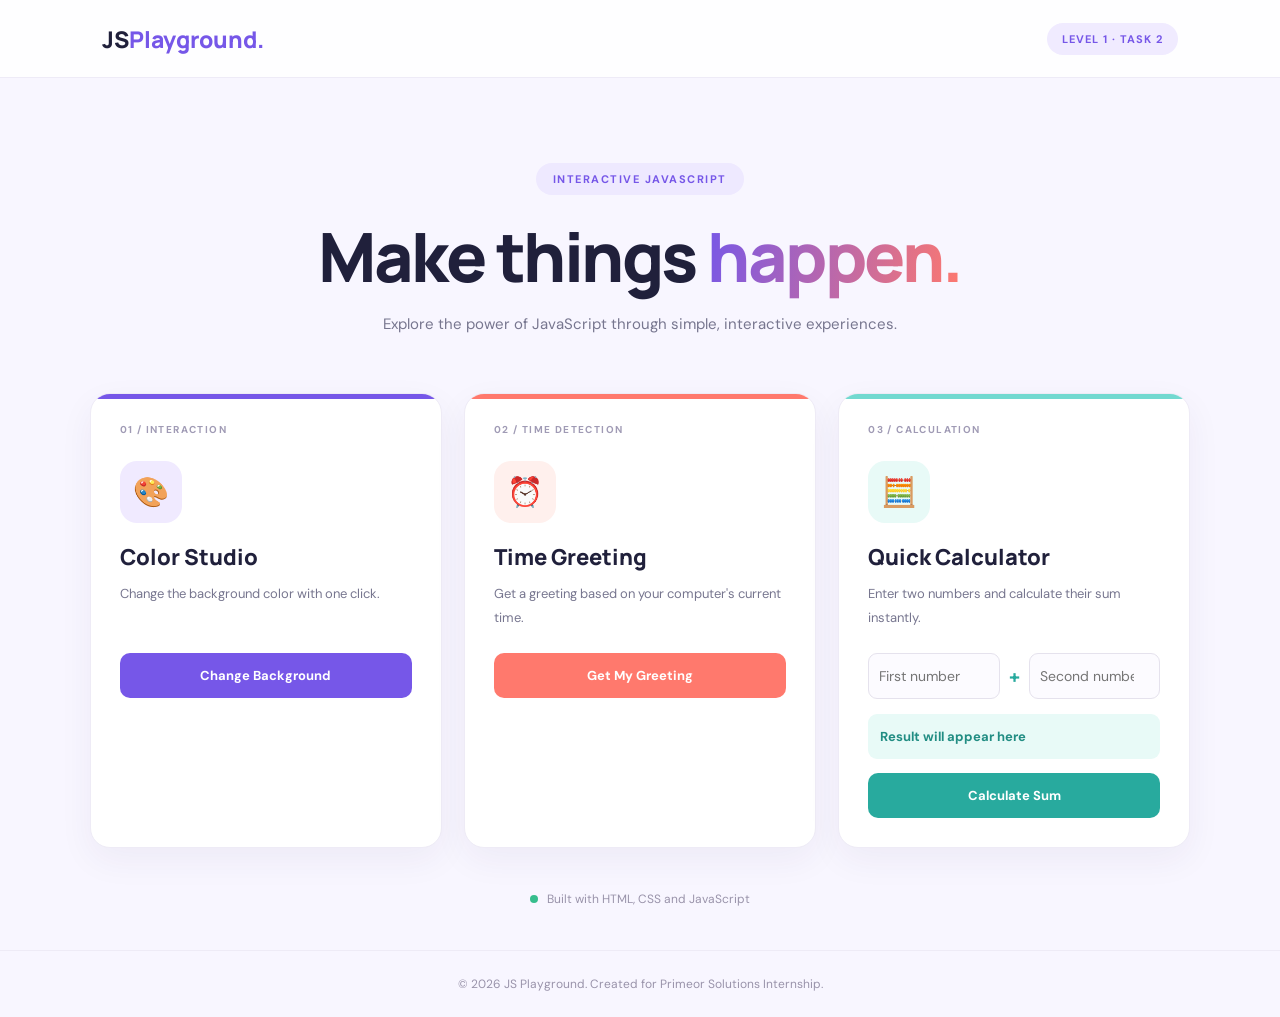
<file: Level-1/Task-2-JavaScript/index.html>
<!DOCTYPE html>
<html lang="en">
<head>
    <meta charset="UTF-8">
    <meta name="viewport" content="width=device-width, initial-scale=1.0">
    <title>JS Playground | Interactive JavaScript</title>
    <link rel="stylesheet" href="style.css">
    <link rel="preconnect" href="https://fonts.googleapis.com">
    <link rel="preconnect" href="https://fonts.gstatic.com" crossorigin>
    <link href="https://fonts.googleapis.com/css2?family=DM+Sans:wght@400;500;600;700&family=Manrope:wght@400;500;600;700;800&display=swap" rel="stylesheet">
</head>
<body>

    <header class="navbar">
        <a href="#" class="logo">JS<span>Playground.</span></a>
        <span class="nav-label">LEVEL 1 · TASK 2</span>
    </header>

    <main class="container">

        <section class="hero">
            <span class="eyebrow">INTERACTIVE JAVASCRIPT</span>
            <h1>Make things <span>happen.</span></h1>
            <p>Explore the power of JavaScript through simple, interactive experiences.</p>
        </section>

        <section class="features">

            <!-- Background Color Changer -->
            <article class="card color-card">
                <div class="card-number">01 / INTERACTION</div>
                <div class="icon">🎨</div>
                <h2>Color Studio</h2>
                <p>Change the background color with one click.</p>
                <button id="colorButton" class="primary-button">
                    Change Background
                </button>
            </article>

            <!-- Time-Based Greeting -->
            <article class="card greeting-card">
                <div class="card-number">02 / TIME DETECTION</div>
                <div class="icon">⏰</div>
                <h2>Time Greeting</h2>
                <p>Get a greeting based on your computer's current time.</p>
                <button id="greetingButton" class="primary-button">
                    Get My Greeting
                </button>
            </article>

            <!-- Addition Calculator -->
            <article class="card calculator-card">
                <div class="card-number">03 / CALCULATION</div>
                <div class="icon">🧮</div>
                <h2>Quick Calculator</h2>
                <p>Enter two numbers and calculate their sum instantly.</p>

                <div class="calculator-inputs">
                    <input type="number" id="numberOne" placeholder="First number">
                    <span class="operator">+</span>
                    <input type="number" id="numberTwo" placeholder="Second number">
                </div>

                <div class="result" id="result" aria-live="polite">
                    Result will appear here
                </div>

                <button id="calculateButton" class="primary-button">
                    Calculate Sum
                </button>
            </article>

        </section>

        <section class="bottom-note">
            <span class="status-dot"></span>
            Built with HTML, CSS and JavaScript
        </section>

    </main>

    <footer>
        <p>© 2026 JS Playground. Created for Primeor Solutions Internship.</p>
    </footer>

    <script src="script.js"></script>
</body>
</html>
</file>
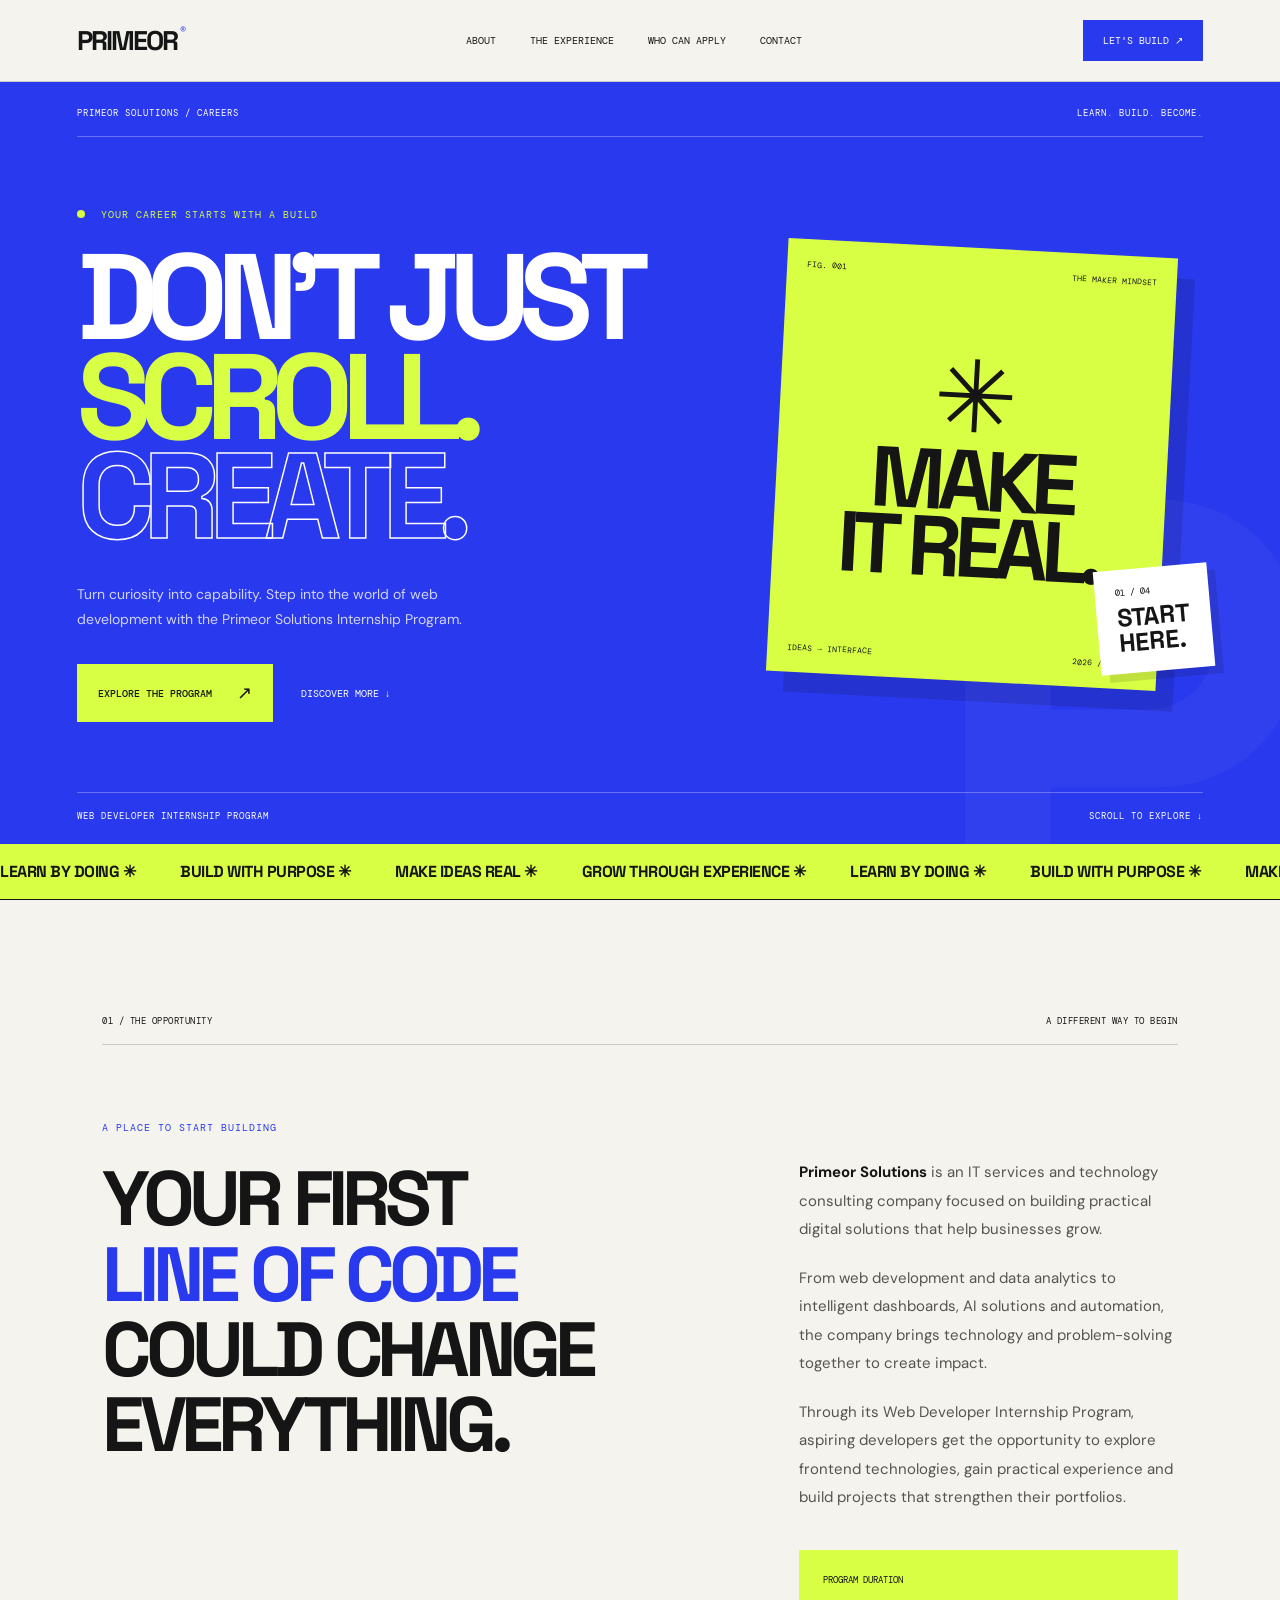
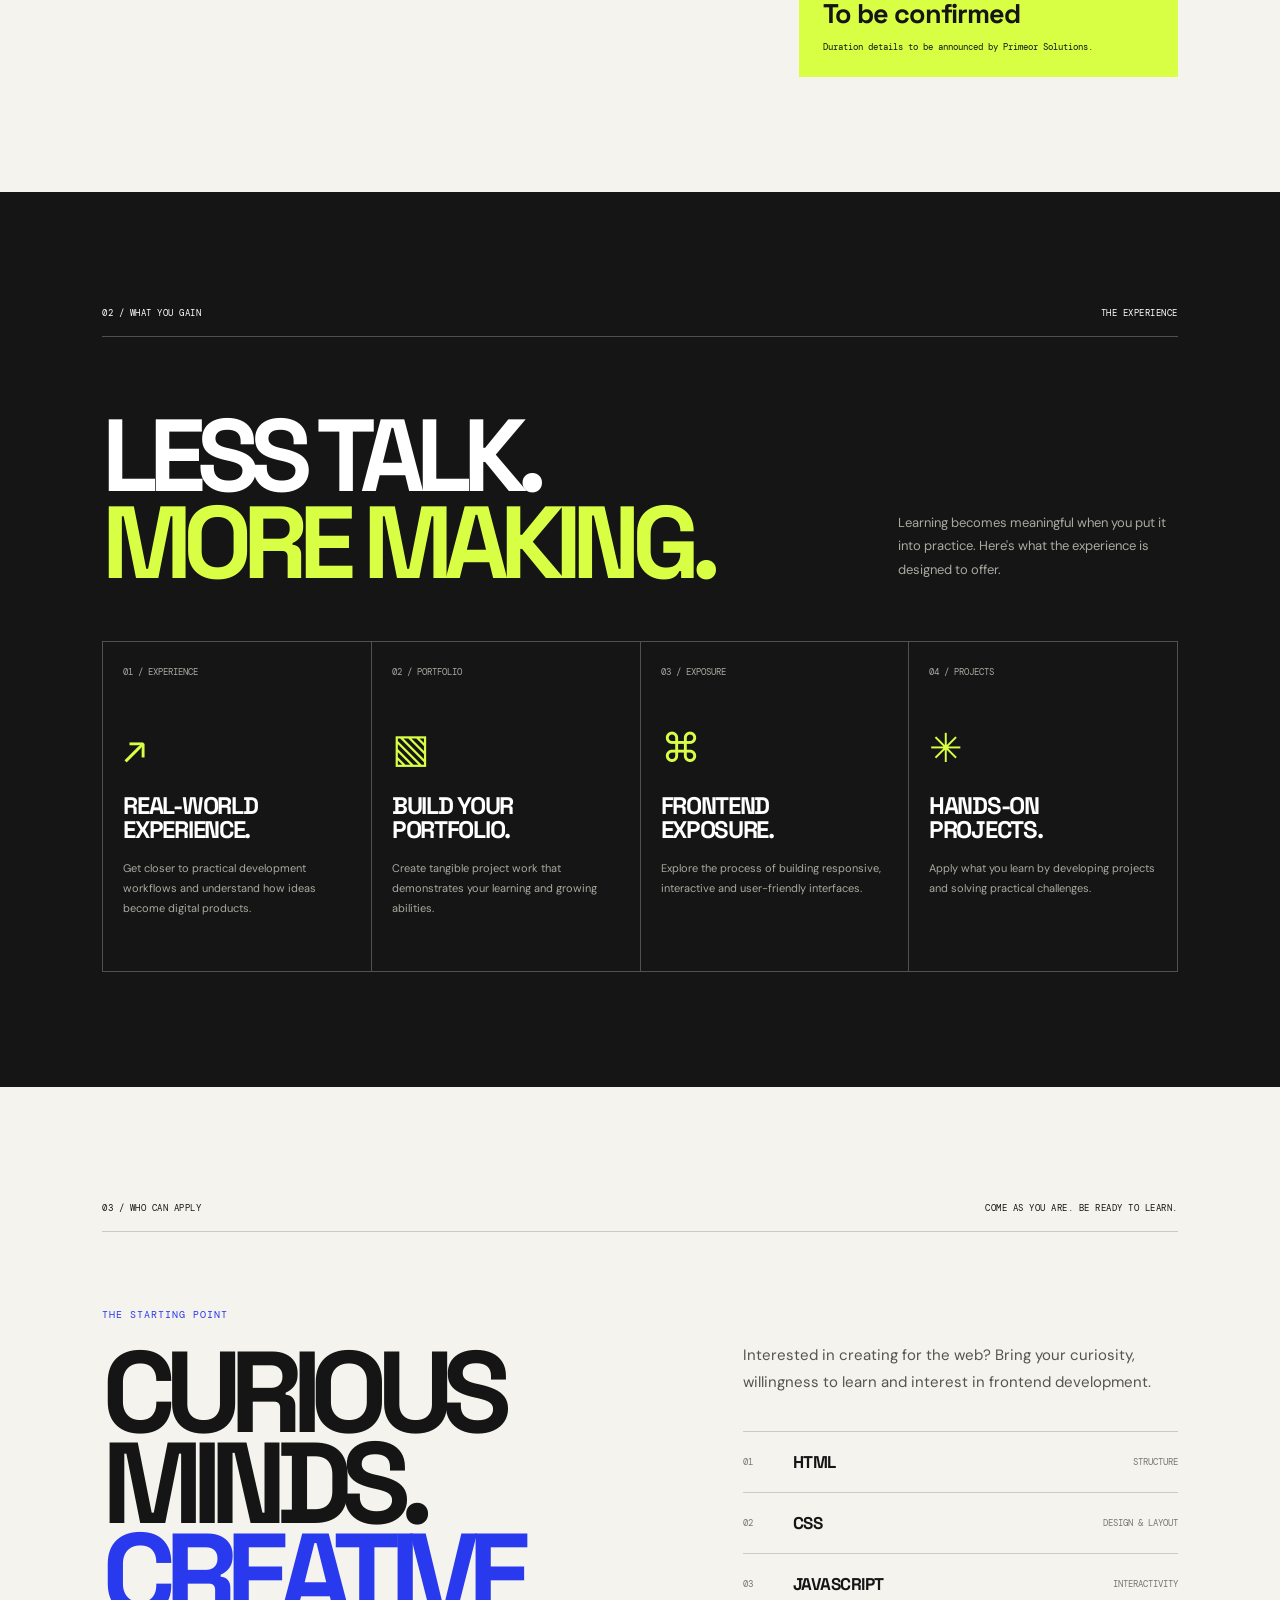
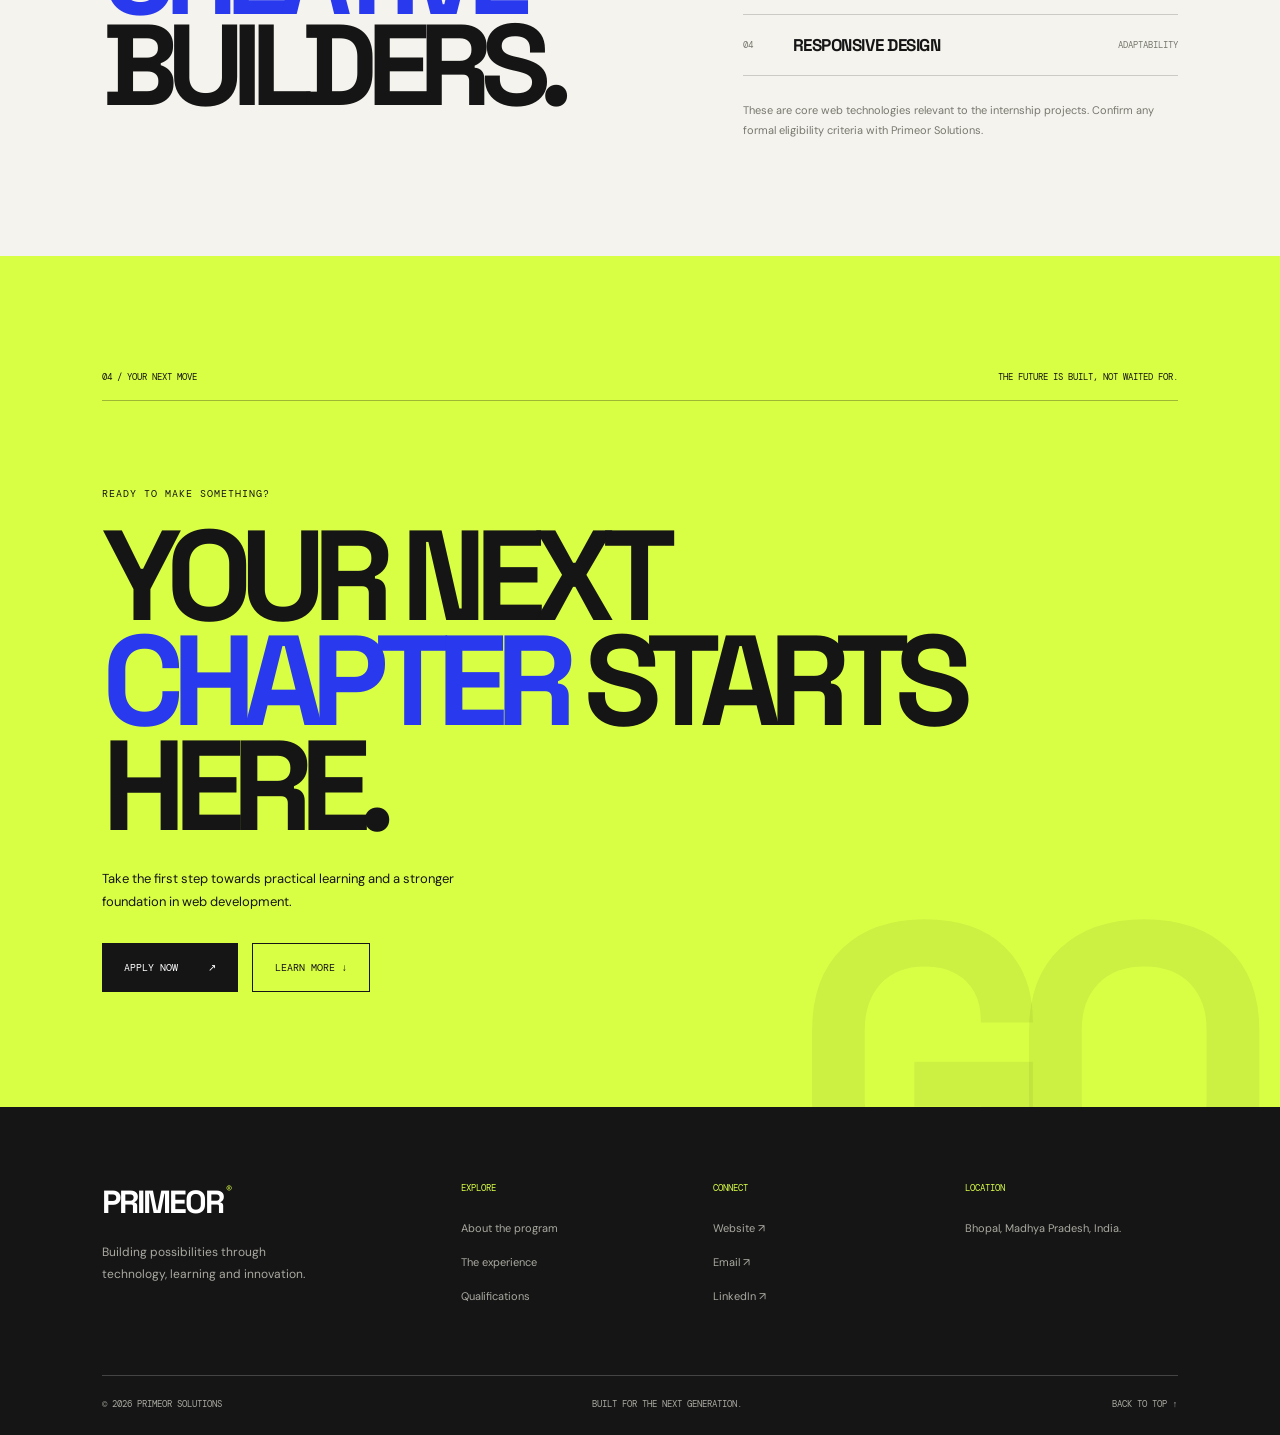
<file: Level-3/Task-2-Landing-Page/index.html>
<!DOCTYPE html>
<html lang="en">
<head>
    <meta charset="UTF-8">
    <meta name="viewport" content="width=device-width, initial-scale=1.0">
    <meta name="description" content="Explore the Web Developer Internship Program at Primeor Solutions. Gain practical frontend exposure, build projects and develop your portfolio.">

    <title>Web Developer Internship | Primeor Solutions</title>

    <link rel="preconnect" href="https://fonts.googleapis.com">
    <link rel="preconnect" href="https://fonts.gstatic.com" crossorigin>
    <link href="https://fonts.googleapis.com/css2?family=DM+Mono:wght@400;500&family=DM+Sans:wght@400;500;600;700;800&family=Space+Grotesk:wght@400;500;600;700&display=swap" rel="stylesheet">

    <link rel="stylesheet" href="style.css">
</head>

<body>

    <!-- NAVIGATION -->
    <header class="site-header">
        <a href="#" class="logo">
            PRIMEOR<span>®</span>
        </a>

        <nav class="main-nav" id="mainNav">
            <a href="#about">About</a>
            <a href="#benefits">The Experience</a>
            <a href="#qualifications">Who Can Apply</a>
            <a href="#contact">Contact</a>
        </nav>

        <a href="#apply" class="nav-cta">LET'S BUILD ↗</a>

        <button class="menu-toggle" id="menuToggle"
            aria-label="Open navigation menu"
            aria-expanded="false">
            <span></span>
            <span></span>
        </button>
    </header>


    <main>

        <!-- HERO -->
        <section class="hero" id="home">

            <div class="hero-topline">
                <span>PRIMEOR SOLUTIONS / CAREERS</span>
                <span>LEARN. BUILD. BECOME.</span>
            </div>

            <div class="hero-content">

                <div class="hero-copy">
                    <p class="eyebrow">
                        <span class="status-dot"></span>
                        YOUR CAREER STARTS WITH A BUILD
                    </p>

                    <h1>
                        DON'T JUST
                        <span>SCROLL.</span>
                        <span class="outline-text">CREATE.</span>
                    </h1>

                    <p class="hero-description">
                        Turn curiosity into capability. Step into the world
                        of web development with the Primeor Solutions
                        Internship Program.
                    </p>

                    <div class="hero-actions">
                        <a href="#apply" class="button-primary">
                            EXPLORE THE PROGRAM <span>↗</span>
                        </a>

                        <a href="#about" class="text-link">
                            DISCOVER MORE ↓
                        </a>
                    </div>
                </div>

                <div class="hero-art">
                    <div class="art-frame">
                        <div class="art-top">
                            <span>FIG. 001</span>
                            <span>THE MAKER MINDSET</span>
                        </div>

                        <div class="art-center">
                            <span class="art-symbol">✳</span>
                            <span class="art-word">MAKE<br>IT REAL.</span>
                        </div>

                        <div class="art-bottom">
                            <span>IDEAS → INTERFACE</span>
                            <span>2026 / ONWARD</span>
                        </div>
                    </div>

                    <div class="floating-note">
                        <span>01 / 04</span>
                        <strong>START<br>HERE.</strong>
                    </div>
                </div>

            </div>

            <div class="hero-bottomline">
                <span>WEB DEVELOPER INTERNSHIP PROGRAM</span>
                <span>SCROLL TO EXPLORE ↓</span>
            </div>

        </section>


        <!-- MOVING MESSAGE STRIP -->
        <div class="ticker" aria-label="Learn, experiment, build, grow">
            <div class="ticker-track">
                <span>LEARN BY DOING ✳</span>
                <span>BUILD WITH PURPOSE ✳</span>
                <span>MAKE IDEAS REAL ✳</span>
                <span>GROW THROUGH EXPERIENCE ✳</span>
                <span>LEARN BY DOING ✳</span>
                <span>BUILD WITH PURPOSE ✳</span>
                <span>MAKE IDEAS REAL ✳</span>
                <span>GROW THROUGH EXPERIENCE ✳</span>
            </div>
        </div>


        <!-- ABOUT -->
        <section class="about-section section-padding" id="about">

            <div class="section-label">
                <span>01 / THE OPPORTUNITY</span>
                <span>A DIFFERENT WAY TO BEGIN</span>
            </div>

            <div class="about-layout">

                <div class="about-heading">
                    <p class="eyebrow">A PLACE TO START BUILDING</p>
                    <h2>
                        YOUR FIRST
                        <span>LINE OF CODE</span>
                        COULD CHANGE
                        EVERYTHING.
                    </h2>
                </div>

               
<div class="about-copy">
    <p>
        <strong>Primeor Solutions</strong> is an IT services
        and technology consulting company focused on
        building practical digital solutions that help
        businesses grow.
    </p>

    <p>
        From web development and data analytics to
        intelligent dashboards, AI solutions and
        automation, the company brings technology
        and problem-solving together to create impact.
    </p>

    <p>
        Through its Web Developer Internship Program,
        aspiring developers get the opportunity to
        explore frontend technologies, gain practical
        experience and build projects that strengthen
        their portfolios.
    </p>

    <div class="duration-card">
        <span>PROGRAM DURATION</span>
        <strong>To be confirmed</strong>
        <small>
            Duration details to be announced by
            Primeor Solutions.
        </small>
    </div>
</div>

            </div>
        </section>


        <!-- BENEFITS -->
        <section class="benefits-section section-padding" id="benefits">

            <div class="section-label">
                <span>02 / WHAT YOU GAIN</span>
                <span>THE EXPERIENCE</span>
            </div>

            <div class="benefits-heading">
                <h2>LESS TALK.<br><span>MORE MAKING.</span></h2>
                <p>
                    Learning becomes meaningful when you put it into practice.
                    Here's what the experience is designed to offer.
                </p>
            </div>

            <div class="benefits-grid">

                <article class="benefit-card benefit-featured">
                    <span class="card-number">01 / EXPERIENCE</span>
                    <div class="benefit-icon">↗</div>
                    <h3>REAL-WORLD<br>EXPERIENCE.</h3>
                    <p>
                        Get closer to practical development workflows
                        and understand how ideas become digital products.
                    </p>
                </article>

                <article class="benefit-card">
                    <span class="card-number">02 / PORTFOLIO</span>
                    <div class="benefit-icon">▧</div>
                    <h3>BUILD YOUR<br>PORTFOLIO.</h3>
                    <p>
                        Create tangible project work that demonstrates
                        your learning and growing abilities.
                    </p>
                </article>

                <article class="benefit-card">
                    <span class="card-number">03 / EXPOSURE</span>
                    <div class="benefit-icon">⌘</div>
                    <h3>FRONTEND<br>EXPOSURE.</h3>
                    <p>
                        Explore the process of building responsive,
                        interactive and user-friendly interfaces.
                    </p>
                </article>

                <article class="benefit-card">
                    <span class="card-number">04 / PROJECTS</span>
                    <div class="benefit-icon">✳</div>
                    <h3>HANDS-ON<br>PROJECTS.</h3>
                    <p>
                        Apply what you learn by developing projects
                        and solving practical challenges.
                    </p>
                </article>

            </div>
        </section>


        <!-- QUALIFICATIONS -->
        <section class="qualifications-section section-padding" id="qualifications">

            <div class="section-label">
                <span>03 / WHO CAN APPLY</span>
                <span>COME AS YOU ARE. BE READY TO LEARN.</span>
            </div>

            <div class="qualification-layout">

                <div class="qualification-heading">
                    <p class="eyebrow">THE STARTING POINT</p>
                    <h2>CURIOUS<br>MINDS.<br><span>CREATIVE</span><br>BUILDERS.</h2>
                </div>

                <div class="qualification-content">

                    <p class="qualification-intro">
                        Interested in creating for the web?
                        Bring your curiosity, willingness to learn
                        and interest in frontend development.
                    </p>

                    <div class="skill-list">
                        <div class="skill-row">
                            <span>01</span>
                            <strong>HTML</strong>
                            <span>STRUCTURE</span>
                        </div>

                        <div class="skill-row">
                            <span>02</span>
                            <strong>CSS</strong>
                            <span>DESIGN & LAYOUT</span>
                        </div>

                        <div class="skill-row">
                            <span>03</span>
                            <strong>JAVASCRIPT</strong>
                            <span>INTERACTIVITY</span>
                        </div>

                        <div class="skill-row">
                            <span>04</span>
                            <strong>RESPONSIVE DESIGN</strong>
                            <span>ADAPTABILITY</span>
                        </div>
                    </div>

                    <p class="qualification-note">
                        These are core web technologies relevant to the
                        internship projects. Confirm any formal eligibility
                        criteria with Primeor Solutions.
                    </p>

                </div>
            </div>
        </section>


        <!-- CALL TO ACTION -->
        <section class="apply-section section-padding" id="apply">

            <div class="apply-topline">
                <span>04 / YOUR NEXT MOVE</span>
                <span>THE FUTURE IS BUILT, NOT WAITED FOR.</span>
            </div>

            <div class="apply-content">
                <p class="eyebrow">READY TO MAKE SOMETHING?</p>

                <h2>
                    YOUR NEXT
                    <span>CHAPTER</span>
                    STARTS HERE.
                </h2>

                <p>
                    Take the first step towards practical learning
                    and a stronger foundation in web development.
                </p>

                <div class="apply-actions">
                    <a href="mailto:" class="button-dark">
                        APPLY NOW <span>↗</span>
                    </a>

                    <a href="#about" class="button-outline">
                        LEARN MORE ↓
                    </a>
                </div>
            </div>

            <div class="apply-decoration">GO.</div>

        </section>

    </main>


    <!-- FOOTER -->
    <footer class="site-footer" id="contact">

        <div class="footer-main">
            <div class="footer-brand">
                <a href="#home" class="logo footer-logo">
                    PRIMEOR<span>®</span>
                </a>

                <p>
                    Building possibilities through technology,
                    learning and innovation.
                </p>
            </div>

            <div class="footer-column">
                <span>EXPLORE</span>
                <a href="#about">About the program</a>
                <a href="#benefits">The experience</a>
                <a href="#qualifications">Qualifications</a>
            </div>

            
<div class="footer-column">
    <span class="footer-label">CONNECT</span>

    <a href="https://primeorsolutions.in/"
       target="_blank" rel="noopener noreferrer">
        Website ↗
    </a>

    <a href="mailto:info@primeorsolutions.in">
        Email ↗
    </a>

    <a href="https://in.linkedin.com/company/primeor-solutions"
       target="_blank" rel="noopener noreferrer">
        LinkedIn ↗
    </a>
</div>


           
<div class="footer-column">
    <span class="footer-label">LOCATION</span>
    <p>Bhopal, Madhya Pradesh, India.</p>
</div>

        </div>

        <div class="footer-bottom">
            <span>© 2026 PRIMEOR SOLUTIONS</span>
            <span>BUILT FOR THE NEXT GENERATION.</span>
            <a href="#home">BACK TO TOP ↑</a>
        </div>

    </footer>


    <script src="script.js"></script>

</body>
</html>
</file>
<file: Level-1/Task-2-JavaScript/style.css>
@import url('https://fonts.googleapis.com/css2?family=DM+Sans:wght@400;500;600;700&family=Manrope:wght@400;500;600;700;800&display=swap');

:root {
    --ink: #20203b;
    --muted: #77768f;
    --purple: #7657e8;
    --coral: #ff796d;
    --yellow: #ffd66b;
    --cyan: #72d9d0;
    --surface: #ffffff;
}

* {
    margin: 0;
    padding: 0;
    box-sizing: border-box;
}

body {
    font-family: 'DM Sans', sans-serif;
    background: #f8f6ff;
    color: var(--ink);
    transition: background 0.4s ease;
    min-height: 100vh;
}

.navbar {
    min-height: 78px;
    padding: 0 8%;
    display: flex;
    justify-content: space-between;
    align-items: center;
    background: rgba(255,255,255,0.85);
    border-bottom: 1px solid #eeebf7;
}

.logo {
    font-family: 'Manrope', sans-serif;
    font-size: 23px;
    font-weight: 800;
    color: var(--ink);
    text-decoration: none;
}

.logo span {
    color: var(--purple);
}

.nav-label {
    background: #f0ebff;
    color: var(--purple);
    padding: 9px 15px;
    border-radius: 30px;
    font-size: 11px;
    font-weight: 700;
    letter-spacing: 1px;
}

.container {
    width: min(1120px, 86%);
    margin: auto;
}

.hero {
    padding: 85px 0 55px;
    text-align: center;
}

.eyebrow {
    display: inline-block;
    background: #eee9ff;
    color: var(--purple);
    padding: 9px 17px;
    border-radius: 30px;
    font-size: 11px;
    font-weight: 700;
    letter-spacing: 1.5px;
}

.hero h1 {
    font-family: 'Manrope', sans-serif;
    font-size: clamp(40px, 6vw, 68px);
    font-weight: 800;
    line-height: 1.12;
    letter-spacing: -2.5px;
    margin: 23px 0 17px;
}

.hero h1 span {
    background: linear-gradient(100deg, #7657e8, #ff796d);
    background-clip: text;
    -webkit-background-clip: text;
    color: transparent;
}

.hero p {
    max-width: 540px;
    margin: auto;
    color: var(--muted);
    font-size: 15px;
    line-height: 1.8;
}

.features {
    display: grid;
    grid-template-columns: repeat(3, 1fr);
    gap: 22px;
}

.card {
    position: relative;
    overflow: hidden;
    background: var(--surface);
    padding: 29px;
    border: 1px solid #eeebf6;
    border-radius: 20px;
    box-shadow: 0 12px 35px rgba(56, 40, 100, 0.055);
    transition: transform 0.3s ease, box-shadow 0.3s ease;
}

.card:hover {
    transform: translateY(-7px);
    box-shadow: 0 18px 42px rgba(56, 40, 100, 0.11);
}

.card::before {
    content: "";
    position: absolute;
    top: 0;
    left: 0;
    width: 100%;
    height: 5px;
}

.color-card::before {
    background: var(--purple);
}

.greeting-card::before {
    background: var(--coral);
}

.calculator-card::before {
    background: var(--cyan);
}

.card-number {
    font-size: 10px;
    font-weight: 700;
    letter-spacing: 1.4px;
    color: #a09bb5;
}

.icon {
    width: 62px;
    height: 62px;
    display: grid;
    place-items: center;
    border-radius: 17px;
    font-size: 29px;
    margin: 25px 0 19px;
}

.color-card .icon {
    background: #f0eaff;
}

.greeting-card .icon {
    background: #fff0ed;
}

.calculator-card .icon {
    background: #e8faf7;
}

.card h2 {
    font-family: 'Manrope', sans-serif;
    font-size: 22px;
    font-weight: 800;
    margin-bottom: 10px;
}

.card p {
    color: var(--muted);
    font-size: 13px;
    line-height: 1.8;
    min-height: 48px;
    margin-bottom: 23px;
}

.primary-button {
    width: 100%;
    padding: 14px 16px;
    border: none;
    border-radius: 10px;
    color: white;
    font-family: inherit;
    font-size: 13px;
    font-weight: 700;
    cursor: pointer;
    transition: transform 0.2s ease, filter 0.2s ease;
}

.color-card .primary-button {
    background: var(--purple);
}

.greeting-card .primary-button {
    background: var(--coral);
}

.calculator-card .primary-button {
    background: #28aa9e;
}

.primary-button:hover {
    filter: brightness(0.94);
    transform: translateY(-2px);
}

.primary-button:active {
    transform: scale(0.98);
}

.calculator-inputs {
    display: flex;
    align-items: center;
    gap: 9px;
    margin-bottom: 15px;
}

.calculator-inputs input {
    width: 100%;
    min-width: 0;
    padding: 13px 10px;
    border: 1px solid #e5e2ed;
    border-radius: 9px;
    outline: none;
    font-family: inherit;
    font-size: 14px;
    background: #fcfbff;
}

.calculator-inputs input:focus {
    border-color: #28aa9e;
    box-shadow: 0 0 0 3px rgba(40,170,158,0.1);
}

.operator {
    font-weight: 800;
    font-size: 19px;
    color: #28aa9e;
}

.result {
    min-height: 45px;
    display: flex;
    align-items: center;
    padding: 12px;
    border-radius: 9px;
    background: #e8faf7;
    color: #218d83;
    font-size: 13px;
    font-weight: 700;
    margin-bottom: 14px;
    overflow-wrap: anywhere;
}

.bottom-note {
    display: flex;
    justify-content: center;
    align-items: center;
    gap: 9px;
    margin: 43px 0;
    color: #9993aa;
    font-size: 12px;
}

.status-dot {
    width: 8px;
    height: 8px;
    background: #36bd8d;
    border-radius: 50%;
}

footer {
    text-align: center;
    padding: 25px 15px;
    border-top: 1px solid #eeebf6;
    color: #9993aa;
    font-size: 12px;
}

button:focus-visible,
input:focus-visible {
    outline: 3px solid rgba(118, 87, 232, 0.35);
    outline-offset: 3px;
}

@media (max-width: 850px) {
    .features {
        grid-template-columns: repeat(2, 1fr);
    }

    .calculator-card {
        grid-column: 1 / -1;
    }
}

@media (max-width: 550px) {
    .navbar {
        padding: 0 6%;
    }

    .logo {
        font-size: 19px;
    }

    .nav-label {
        font-size: 9px;
        padding: 8px 10px;
    }

    .container {
        width: 90%;
    }

    .hero {
        padding: 60px 0 38px;
    }

    .hero h1 {
        letter-spacing: -1.5px;
    }

    .features {
        grid-template-columns: 1fr;
    }

    .calculator-card {
        grid-column: auto;
    }
}
</file>
<file: Level-3/Task-2-Landing-Page/style.css>
@import url('https://fonts.googleapis.com/css2?family=DM+Mono:wght@400;500&family=DM+Sans:wght@400;500;600;700;800&family=Space+Grotesk:wght@400;500;600;700&display=swap');

:root {
    --blue: #2939ed;
    --blue-dark: #1824b9;
    --lime: #d9ff45;
    --paper: #f4f3ed;
    --ink: #151515;
    --muted: #77776f;
    --line: rgba(21, 21, 21, 0.18);

    --display: "Space Grotesk", sans-serif;
    --body: "DM Sans", sans-serif;
    --mono: "DM Mono", monospace;
}

* {
    margin: 0;
    padding: 0;
    box-sizing: border-box;
}

html {
    scroll-behavior: smooth;
}

body {
    background: var(--paper);
    color: var(--ink);
    font-family: var(--body);
    overflow-x: hidden;
}

a {
    color: inherit;
    text-decoration: none;
}

button {
    font: inherit;
}

::selection {
    background: var(--lime);
    color: var(--ink);
}

/* ==============================
   NAVIGATION
============================== */

.site-header {
    height: 82px;
    padding: 0 6%;
    display: flex;
    align-items: center;
    justify-content: space-between;
    border-bottom: 1px solid var(--line);
    position: relative;
    z-index: 100;
    background: var(--paper);
}

.logo {
    font-family: var(--display);
    font-size: 27px;
    font-weight: 700;
    letter-spacing: -2px;
}

.logo span {
    color: var(--blue);
    font-size: 12px;
    vertical-align: top;
    margin-left: 3px;
}

.main-nav {
    display: flex;
    align-items: center;
    gap: 34px;
}

.main-nav a {
    font-family: var(--mono);
    font-size: 10px;
    text-transform: uppercase;
    transition: color 0.25s ease;
}

.main-nav a:hover {
    color: var(--blue);
}

.nav-cta {
    background: var(--blue);
    color: white;
    padding: 14px 20px;
    font-family: var(--mono);
    font-size: 10px;
    transition: background 0.25s ease, color 0.25s ease;
}

.nav-cta:hover {
    background: var(--lime);
    color: var(--ink);
}

.menu-toggle {
    display: none;
    background: none;
    border: none;
    cursor: pointer;
}

/* ==============================
   HERO
============================== */

.hero {
    min-height: 690px;
    padding: 25px 6% 22px;
    background: var(--blue);
    color: white;
    display: flex;
    flex-direction: column;
    justify-content: space-between;
    position: relative;
    overflow: hidden;
}

.hero::after {
    content: "P";
    position: absolute;
    right: -35px;
    bottom: -210px;
    font-family: var(--display);
    font-size: 650px;
    font-weight: 700;
    line-height: 1;
    color: rgba(255,255,255,0.035);
    pointer-events: none;
}

.hero-topline,
.hero-bottomline {
    display: flex;
    justify-content: space-between;
    gap: 20px;
    font-family: var(--mono);
    font-size: 9px;
    letter-spacing: 1px;
    position: relative;
    z-index: 2;
}

.hero-topline {
    border-bottom: 1px solid rgba(255,255,255,0.28);
    padding-bottom: 17px;
}

.hero-bottomline {
    border-top: 1px solid rgba(255,255,255,0.28);
    padding-top: 17px;
}

.hero-content {
    display: grid;
    grid-template-columns: 1.15fr 0.85fr;
    align-items: center;
    gap: 40px;
    padding: 70px 0;
    position: relative;
    z-index: 2;
}

.eyebrow {
    font-family: var(--mono);
    font-size: 10px;
    letter-spacing: 1px;
    line-height: 1.6;
}

.hero .eyebrow {
    color: var(--lime);
    margin-bottom: 25px;
}

.status-dot {
    display: inline-block;
    width: 8px;
    height: 8px;
    border-radius: 50%;
    background: var(--lime);
    margin-right: 9px;
}

.hero h1 {
    font-family: var(--display);
    font-size: clamp(70px, 9.5vw, 142px);
    font-weight: 700;
    letter-spacing: -0.095em;
    line-height: 0.82;
}

.hero h1 span {
    display: block;
    color: var(--lime);
}

.hero h1 .outline-text {
    color: transparent;
    -webkit-text-stroke: 1.5px white;
}

.hero-description {
    max-width: 420px;
    margin-top: 35px;
    color: rgba(255,255,255,0.78);
    font-size: 14px;
    line-height: 1.8;
}

.hero-actions {
    display: flex;
    align-items: center;
    flex-wrap: wrap;
    gap: 28px;
    margin-top: 32px;
}

.button-primary {
    display: inline-flex;
    align-items: center;
    gap: 25px;
    padding: 17px 21px;
    background: var(--lime);
    color: var(--ink);
    font-family: var(--mono);
    font-size: 10px;
    font-weight: 500;
    transition: transform 0.25s ease, background 0.25s ease;
}

.button-primary:hover {
    transform: translateY(-4px);
    background: white;
}

.button-primary span {
    font-size: 18px;
}

.text-link {
    font-family: var(--mono);
    font-size: 10px;
    color: white;
}

.text-link:hover {
    color: var(--lime);
}

/* HERO ART */

.hero-art {
    min-height: 390px;
    position: relative;
    display: flex;
    align-items: center;
    justify-content: center;
}

.art-frame {
    width: min(100%, 390px);
    aspect-ratio: 0.9;
    background: var(--lime);
    color: var(--ink);
    padding: 20px;
    display: flex;
    flex-direction: column;
    justify-content: space-between;
    transform: rotate(3deg);
    box-shadow: 18px 20px 0 rgba(0,0,0,0.12);
    transition: transform 0.5s ease;
}

.art-frame:hover {
    transform: rotate(0deg) translateY(-8px);
}

.art-top,
.art-bottom {
    display: flex;
    justify-content: space-between;
    gap: 10px;
    font-family: var(--mono);
    font-size: 8px;
}

.art-center {
    display: flex;
    flex-direction: column;
    align-items: center;
    text-align: center;
}

.art-symbol {
    font-size: 100px;
    line-height: 1;
}

.art-word {
    font-family: var(--display);
    font-weight: 700;
    font-size: clamp(55px, 7vw, 85px);
    line-height: 0.78;
    letter-spacing: -7px;
}

.floating-note {
    position: absolute;
    right: -8px;
    bottom: 10px;
    background: white;
    color: var(--ink);
    padding: 17px 20px;
    transform: rotate(-5deg);
    box-shadow: 8px 8px 0 rgba(0,0,0,0.12);
}

.floating-note span {
    display: block;
    font-family: var(--mono);
    font-size: 9px;
    margin-bottom: 8px;
}

.floating-note strong {
    font-family: var(--display);
    font-size: 25px;
    line-height: 0.9;
}

/* ==============================
   TICKER
============================== */

.ticker {
    background: var(--lime);
    overflow: hidden;
    padding: 17px 0;
    border-bottom: 1px solid var(--ink);
}

.ticker-track {
    display: flex;
    align-items: center;
    gap: 45px;
    width: max-content;
    animation: tickerMove 28s linear infinite;
}

.ticker-track span {
    font-family: var(--display);
    font-size: 16px;
    font-weight: 700;
    letter-spacing: -0.5px;
    white-space: nowrap;
}

@keyframes tickerMove {
    from {
        transform: translateX(0);
    }

    to {
        transform: translateX(-50%);
    }
}

/* ==============================
   SHARED SECTION STYLES
============================== */

.section-padding {
    padding: 115px 8%;
}

.section-label {
    display: flex;
    justify-content: space-between;
    gap: 20px;
    padding-bottom: 17px;
    border-bottom: 1px solid var(--line);
    font-family: var(--mono);
    font-size: 9px;
    letter-spacing: 0.5px;
}

/* ==============================
   ABOUT
============================== */

.about-layout {
    display: grid;
    grid-template-columns: 1.2fr 0.8fr;
    gap: 12%;
    padding-top: 75px;
}

.about-heading .eyebrow {
    color: var(--blue);
    margin-bottom: 25px;
}

.about-heading h2 {
    font-family: var(--display);
    font-size: clamp(44px, 6vw, 78px);
    letter-spacing: -0.075em;
    line-height: 0.98;
}

.about-heading h2 span {
    color: var(--blue);
    display: block;
}

.about-copy {
    padding-top: 38px;
}

.about-copy > p {
    font-size: 15px;
    line-height: 1.9;
    color: #55554f;
    margin-bottom: 20px;
}

.about-copy strong {
    color: var(--ink);
}

.duration-card {
    margin-top: 38px;
    padding: 24px;
    background: var(--lime);
    display: flex;
    flex-direction: column;
    gap: 10px;
}

.duration-card span,
.duration-card small {
    font-family: var(--mono);
    font-size: 9px;
}

.duration-card strong {
    font-family: var(--display);
    font-size: 27px;
    letter-spacing: -1px;
}

/* ==============================
   BENEFITS
============================== */

.benefits-section {
    background: var(--ink);
    color: white;
}

.benefits-section .section-label {
    border-color: rgba(255,255,255,0.25);
}

.benefits-heading {
    display: flex;
    justify-content: space-between;
    align-items: end;
    gap: 30px;
    padding: 75px 0 55px;
}

.benefits-heading h2 {
    font-family: var(--display);
    font-size: clamp(55px, 8vw, 105px);
    letter-spacing: -0.09em;
    line-height: 0.85;
}

.benefits-heading h2 span {
    color: var(--lime);
}

.benefits-heading p {
    max-width: 280px;
    color: #aaa9a1;
    font-size: 13px;
    line-height: 1.8;
    padding-bottom: 5px;
}

.benefits-grid {
    display: grid;
    grid-template-columns: repeat(4, 1fr);
    border-top: 1px solid rgba(255,255,255,0.25);
    border-left: 1px solid rgba(255,255,255,0.25);
}

.benefit-card {
    min-height: 330px;
    padding: 24px 20px;
    border-right: 1px solid rgba(255,255,255,0.25);
    border-bottom: 1px solid rgba(255,255,255,0.25);
    display: flex;
    flex-direction: column;
    align-items: flex-start;
    transition: background 0.3s ease, color 0.3s ease;
}

.benefit-card:hover {
    background: var(--lime);
    color: var(--ink);
}

.card-number {
    font-family: var(--mono);
    font-size: 9px;
    color: #aaa9a1;
}

.benefit-card:hover .card-number {
    color: #555;
}

.benefit-icon {
    margin-top: 45px;
    margin-bottom: 20px;
    font-family: var(--display);
    font-size: 40px;
    color: var(--lime);
}

.benefit-card:hover .benefit-icon {
    color: var(--blue);
}

.benefit-card h3 {
    font-family: var(--display);
    font-size: 24px;
    line-height: 0.98;
    letter-spacing: -1.3px;
}

.benefit-card p {
    margin-top: 18px;
    font-size: 11px;
    line-height: 1.8;
    color: #aaa9a1;
}

.benefit-card:hover p {
    color: #444;
}

/* ==============================
   QUALIFICATIONS
============================== */

.qualification-layout {
    display: grid;
    grid-template-columns: 1fr 0.85fr;
    gap: 12%;
    padding-top: 75px;
}

.qualification-heading .eyebrow {
    color: var(--blue);
    margin-bottom: 25px;
}

.qualification-heading h2 {
    font-family: var(--display);
    font-size: clamp(65px, 9vw, 115px);
    line-height: 0.79;
    letter-spacing: -0.1em;
}

.qualification-heading h2 span {
    color: var(--blue);
}

.qualification-content {
    padding-top: 35px;
}

.qualification-intro {
    max-width: 420px;
    font-size: 15px;
    line-height: 1.8;
    margin-bottom: 35px;
    color: #55554f;
}

.skill-list {
    border-top: 1px solid var(--line);
}

.skill-row {
    display: grid;
    grid-template-columns: 35px 1fr auto;
    align-items: center;
    gap: 15px;
    padding: 19px 0;
    border-bottom: 1px solid var(--line);
    transition: padding 0.25s ease, color 0.25s ease;
}

.skill-row:hover {
    padding-left: 10px;
    color: var(--blue);
}

.skill-row span {
    font-family: var(--mono);
    font-size: 9px;
    color: var(--muted);
}

.skill-row strong {
    font-family: var(--display);
    font-size: 17px;
    letter-spacing: -0.5px;
}

.qualification-note {
    margin-top: 25px;
    font-size: 11px;
    line-height: 1.8;
    color: var(--muted);
}

/* ==============================
   APPLY SECTION
============================== */

.apply-section {
    min-height: 610px;
    background: var(--lime);
    position: relative;
    overflow: hidden;
}

.apply-topline {
    display: flex;
    justify-content: space-between;
    gap: 20px;
    border-bottom: 1px solid rgba(21,21,21,0.3);
    padding-bottom: 17px;
    font-family: var(--mono);
    font-size: 9px;
}

.apply-content {
    position: relative;
    z-index: 2;
    padding-top: 85px;
}

.apply-content .eyebrow {
    margin-bottom: 22px;
}

.apply-content h2 {
    max-width: 900px;
    font-family: var(--display);
    font-size: clamp(65px, 10vw, 135px);
    line-height: 0.82;
    letter-spacing: -0.1em;
}

.apply-content h2 span {
    color: var(--blue);
}

.apply-content > p:not(.eyebrow) {
    max-width: 410px;
    margin-top: 28px;
    font-size: 13px;
    line-height: 1.8;
}

.apply-actions {
    display: flex;
    flex-wrap: wrap;
    gap: 14px;
    margin-top: 30px;
}

.button-dark,
.button-outline {
    padding: 17px 22px;
    display: inline-flex;
    align-items: center;
    justify-content: space-between;
    gap: 30px;
    font-family: var(--mono);
    font-size: 10px;
    transition: transform 0.25s ease, background 0.25s ease;
}

.button-dark {
    background: var(--ink);
    color: white;
}

.button-dark:hover {
    background: var(--blue);
    transform: translateY(-4px);
}

.button-outline {
    border: 1px solid var(--ink);
}

.button-outline:hover {
    background: white;
    transform: translateY(-4px);
}

.apply-decoration {
    position: absolute;
    right: -15px;
    bottom: -160px;
    font-family: var(--display);
    font-size: 400px;
    font-weight: 700;
    line-height: 1;
    letter-spacing: -0.12em;
    color: rgba(21,21,21,0.06);
    pointer-events: none;
}

/* ==============================
   FOOTER
============================== */

.site-footer {
    background: var(--ink);
    color: white;
    padding: 75px 8% 25px;
}

.footer-main {
    display: grid;
    grid-template-columns: 1.5fr 1fr 1fr 1fr;
    gap: 40px;
    padding-bottom: 70px;
}

.footer-logo {
    font-size: 32px;
}

.footer-logo span {
    color: var(--lime);
}

.footer-brand p {
    max-width: 230px;
    margin-top: 20px;
    color: #aaa9a1;
    font-size: 12px;
    line-height: 1.8;
}

.footer-column {
    display: flex;
    flex-direction: column;
    align-items: flex-start;
    gap: 15px;
}

.footer-column > span {
    font-family: var(--mono);
    font-size: 9px;
    color: var(--lime);
    margin-bottom: 10px;
}

.footer-column a,
.footer-column p {
    color: #aaa9a1;
    font-size: 11px;
    line-height: 1.7;
    transition: color 0.2s ease;
}

.footer-column a:hover {
    color: var(--lime);
}

.footer-bottom {
    padding-top: 22px;
    border-top: 1px solid rgba(255,255,255,0.2);
    display: flex;
    justify-content: space-between;
    gap: 20px;
    font-family: var(--mono);
    font-size: 9px;
    color: #aaa9a1;
}

.footer-bottom a:hover {
    color: var(--lime);
}

/* ==============================
   TABLET
============================== */

@media (max-width: 1000px) {

    .section-padding {
        padding: 90px 6%;
    }

    .hero-content {
        grid-template-columns: 1fr 0.8fr;
        gap: 20px;
    }

    .hero h1 {
        font-size: clamp(65px, 9vw, 100px);
    }

    .art-word {
        font-size: 65px;
    }

    .benefits-grid {
        grid-template-columns: repeat(2, 1fr);
    }

    .benefit-card {
        min-height: 290px;
    }

    .footer-main {
        grid-template-columns: repeat(2, 1fr);
    }
}

/* ==============================
   MOBILE
============================== */

@media (max-width: 700px) {

    .site-header {
        height: 72px;
        padding: 0 6%;
    }

    .logo {
        font-size: 24px;
    }

    .nav-cta {
        display: none;
    }

    .menu-toggle {
        width: 38px;
        height: 38px;
        display: flex;
        flex-direction: column;
        align-items: center;
        justify-content: center;
        gap: 6px;
        position: relative;
        z-index: 102;
    }

    .menu-toggle span {
        width: 23px;
        height: 2px;
        background: var(--ink);
        transition: transform 0.25s ease;
    }

    .menu-toggle.active span:first-child {
        transform: translateY(4px) rotate(45deg);
    }

    .menu-toggle.active span:last-child {
        transform: translateY(-4px) rotate(-45deg);
    }

    .main-nav {
        position: absolute;
        top: 71px;
        left: 0;
        right: 0;
        padding: 28px 6%;
        background: var(--paper);
        border-bottom: 1px solid var(--line);
        display: flex;
        flex-direction: column;
        align-items: flex-start;
        gap: 25px;
        opacity: 0;
        visibility: hidden;
        transform: translateY(-10px);
        transition: opacity 0.25s ease, transform 0.25s ease,
                    visibility 0.25s ease;
    }

    .main-nav.open {
        opacity: 1;
        visibility: visible;
        transform: translateY(0);
    }

    .main-nav a {
        font-size: 12px;
    }

    .hero {
        min-height: auto;
        padding: 22px 6%;
    }

    .hero-topline,
    .hero-bottomline {
        font-size: 7px;
        letter-spacing: 0;
    }

    .hero-content {
        grid-template-columns: 1fr;
        padding: 65px 0 55px;
    }

    .hero h1 {
        font-size: clamp(65px, 15vw, 105px);
    }

    .hero-description {
        font-size: 13px;
        margin-top: 27px;
    }

    .hero-art {
        min-height: 350px;
        margin-top: 10px;
    }

    .art-frame {
        max-width: 290px;
    }

    .art-symbol {
        font-size: 80px;
    }

    .art-word {
        font-size: 65px;
    }

    .floating-note {
        right: 0;
    }

    .section-padding {
        padding: 75px 6%;
    }

    .section-label {
        font-size: 7px;
    }

    .about-layout,
    .qualification-layout {
        grid-template-columns: 1fr;
        gap: 25px;
        padding-top: 55px;
    }

    .about-heading h2 {
        font-size: clamp(48px, 12vw, 75px);
    }

    .about-copy,
    .qualification-content {
        padding-top: 15px;
    }

    .benefits-heading {
        flex-direction: column;
        align-items: flex-start;
        padding: 55px 0 35px;
    }

    .benefits-heading h2 {
        font-size: clamp(60px, 13vw, 85px);
    }

    .benefits-grid {
        grid-template-columns: 1fr;
    }

    .benefit-card {
        min-height: 270px;
    }

    .benefit-icon {
        margin-top: 30px;
    }

    .qualification-heading h2 {
        font-size: clamp(70px, 17vw, 105px);
    }

    .skill-row {
        grid-template-columns: 25px 1fr;
    }

    .skill-row span:last-child {
        display: none;
    }

    .apply-section {
        min-height: 550px;
    }

    .apply-topline {
        font-size: 7px;
    }

    .apply-content {
        padding-top: 65px;
    }

    .apply-content h2 {
        font-size: clamp(65px, 14vw, 100px);
    }

    .apply-decoration {
        font-size: 250px;
        bottom: -85px;
    }

    .site-footer {
        padding: 60px 6% 22px;
    }

    .footer-main {
        grid-template-columns: 1fr 1fr;
        gap: 40px 20px;
        padding-bottom: 45px;
    }

    .footer-brand {
        grid-column: 1 / -1;
    }

    .footer-bottom {
        flex-direction: column;
        gap: 14px;
        font-size: 8px;
    }
}

/* ==============================
   SMALL MOBILE
============================== */

@media (max-width: 380px) {

    .hero h1 {
        font-size: 62px;
    }

    .hero-actions {
        align-items: flex-start;
        flex-direction: column;
        gap: 20px;
    }

    .art-word {
        font-size: 56px;
    }

    .apply-content h2 {
        font-size: 60px;
    }

    .footer-main {
        grid-template-columns: 1fr;
    }

    .footer-brand {
        grid-column: auto;
    }
}

/* ==============================
   ACCESSIBILITY
============================== */

@media (prefers-reduced-motion: reduce) {

    *,
    *::before,
    *::after {
        scroll-behavior: auto !important;
        animation-duration: 0.01ms !important;
        animation-iteration-count: 1 !important;
        transition-duration: 0.01ms !important;
    }
}

/* MOBILE NAVIGATION FIX */
@media (max-width: 700px) {
    .site-header {
        position: relative;
    }

    .menu-toggle {
        display: flex;
        align-items: center;
        justify-content: center;
        z-index: 1001;
    }

    .main-nav {
        display: none;
        position: absolute;
        top: 100%;
        left: 0;
        right: 0;
        z-index: 1000;
        flex-direction: column;
        align-items: flex-start;
        gap: 20px;
        padding: 24px;
        background: var(--paper);
        border: 1px solid var(--line);
    }

    .main-nav.open {
        display: flex;
    }

    .main-nav a {
        font-size: 13px;
    }
}
</file>
